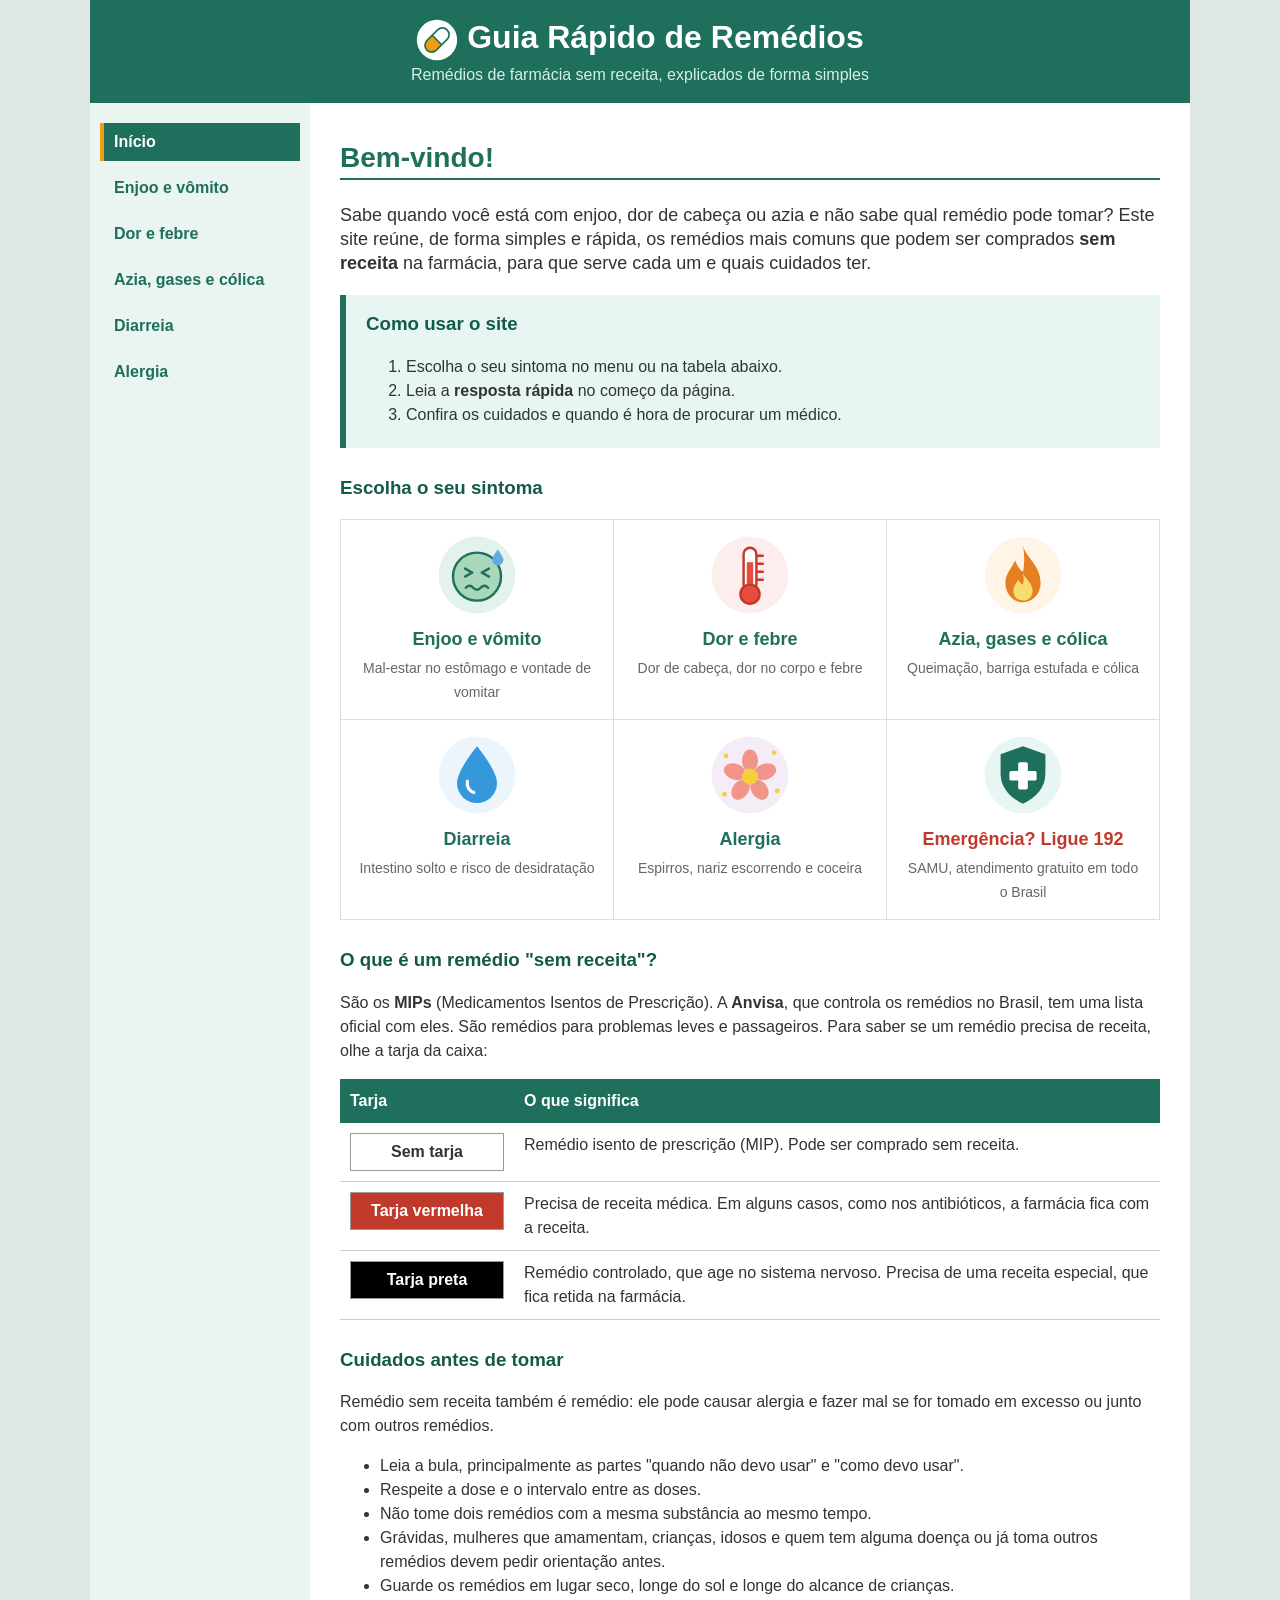
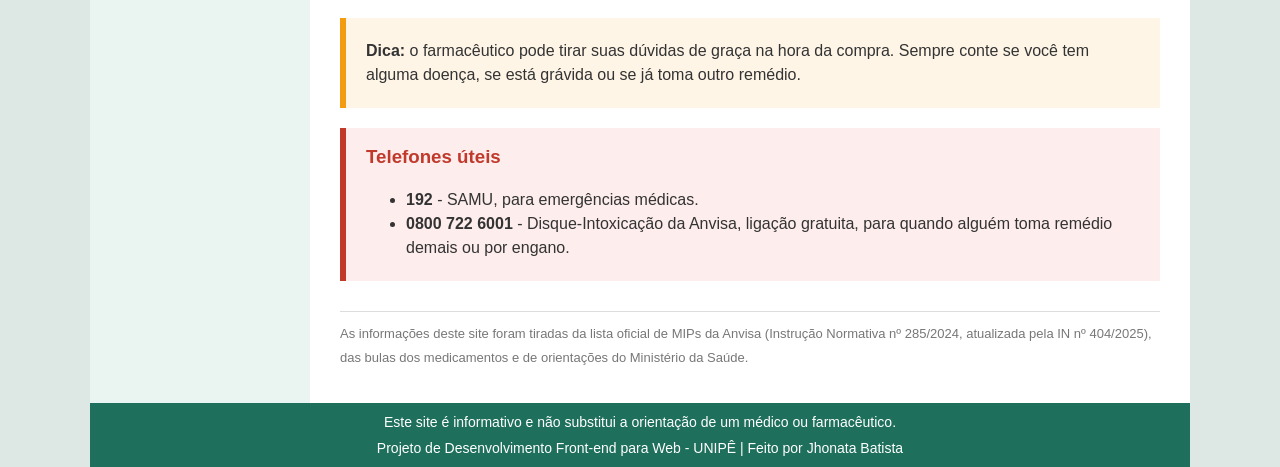
<file: html/index.html>
<!DOCTYPE html>
<html lang="pt-br">
<head>
    <meta charset="UTF-8">
    <meta name="viewport" content="width=device-width, initial-scale=1.0">
    <title>Início - Guia Rápido de Remédios</title>
    <link rel="stylesheet" href="../css/index.css">
</head>
<body>
    <div id="site">

        <div id="header">
            <h1><img src="../img/logo.svg" alt="" width="42"> Guia Rápido de Remédios</h1>
            <p>Remédios de farmácia sem receita, explicados de forma simples</p>
        </div>

        <div id="conteudo"><!-- abre a div conteudo -->

            <div id="menu">
                <ul>
                    <li><a href="index.html" class="ativo">Início</a></li>
                    <li><a href="enjoo.html">Enjoo e vômito</a></li>
                    <li><a href="dor-e-febre.html">Dor e febre</a></li>
                    <li><a href="azia-gases-colica.html">Azia, gases e cólica</a></li>
                    <li><a href="diarreia.html">Diarreia</a></li>
                    <li><a href="alergia.html">Alergia</a></li>
                </ul>
            </div>

            <div id="main">
                <h2 style="color: rgb(30, 111, 92); font-size: 28px;">Bem-vindo!</h2>

                <p style="font-size: 18px;">
                    Sabe quando você está com enjoo, dor de cabeça ou azia e não sabe qual
                    remédio pode tomar? Este site reúne, de forma simples e rápida, os remédios
                    mais comuns que podem ser comprados <strong>sem receita</strong> na farmácia,
                    para que serve cada um e quais cuidados ter.
                </p>

                <div class="rapido">
                    <h3>Como usar o site</h3>
                    <ol>
                        <li>Escolha o seu sintoma no menu ou na tabela abaixo.</li>
                        <li>Leia a <strong>resposta rápida</strong> no começo da página.</li>
                        <li>Confira os cuidados e quando é hora de procurar um médico.</li>
                    </ol>
                </div>

                <h3>Escolha o seu sintoma</h3>

                <table class="sintomas">
                    <tr>
                        <td>
                            <img src="../img/enjoo.svg" alt="Rosto enjoado" width="80">
                            <a href="enjoo.html">Enjoo e vômito</a>
                            <p>Mal-estar no estômago e vontade de vomitar</p>
                        </td>
                        <td>
                            <img src="../img/febre.svg" alt="Termômetro" width="80">
                            <a href="dor-e-febre.html">Dor e febre</a>
                            <p>Dor de cabeça, dor no corpo e febre</p>
                        </td>
                        <td>
                            <img src="../img/azia.svg" alt="Chama de fogo" width="80">
                            <a href="azia-gases-colica.html">Azia, gases e cólica</a>
                            <p>Queimação, barriga estufada e cólica</p>
                        </td>
                    </tr>
                    <tr>
                        <td>
                            <img src="../img/diarreia.svg" alt="Gota de água" width="80">
                            <a href="diarreia.html">Diarreia</a>
                            <p>Intestino solto e risco de desidratação</p>
                        </td>
                        <td>
                            <img src="../img/alergia.svg" alt="Flor com pólen" width="80">
                            <a href="alergia.html">Alergia</a>
                            <p>Espirros, nariz escorrendo e coceira</p>
                        </td>
                        <td>
                            <img src="../img/cuidados.svg" alt="Escudo com uma cruz" width="80">
                            <strong class="emergencia">Emergência? Ligue 192</strong>
                            <p>SAMU, atendimento gratuito em todo o Brasil</p>
                        </td>
                    </tr>
                </table>

                <h3>O que é um remédio "sem receita"?</h3>

                <p>
                    São os <strong>MIPs</strong> (Medicamentos Isentos de Prescrição). A
                    <strong>Anvisa</strong>, que controla os remédios no Brasil, tem uma lista
                    oficial com eles. São remédios para problemas leves e passageiros. Para saber
                    se um remédio precisa de receita, olhe a tarja da caixa:
                </p>

                <table>
                    <tr>
                        <th>Tarja</th>
                        <th>O que significa</th>
                    </tr>
                    <tr>
                        <td><span class="tarja sem-tarja">Sem tarja</span></td>
                        <td>Remédio isento de prescrição (MIP). Pode ser comprado sem receita.</td>
                    </tr>
                    <tr>
                        <td><span class="tarja tarja-vermelha">Tarja vermelha</span></td>
                        <td>
                            Precisa de receita médica. Em alguns casos, como nos antibióticos, a
                            farmácia fica com a receita.
                        </td>
                    </tr>
                    <tr>
                        <td><span class="tarja tarja-preta">Tarja preta</span></td>
                        <td>
                            Remédio controlado, que age no sistema nervoso. Precisa de uma receita
                            especial, que fica retida na farmácia.
                        </td>
                    </tr>
                </table>

                <h3>Cuidados antes de tomar</h3>

                <p>
                    Remédio sem receita também é remédio: ele pode causar alergia e fazer mal se
                    for tomado em excesso ou junto com outros remédios.
                </p>

                <ul>
                    <li>Leia a bula, principalmente as partes "quando não devo usar" e "como devo usar".</li>
                    <li>Respeite a dose e o intervalo entre as doses.</li>
                    <li>Não tome dois remédios com a mesma substância ao mesmo tempo.</li>
                    <li>
                        Grávidas, mulheres que amamentam, crianças, idosos e quem tem alguma doença
                        ou já toma outros remédios devem pedir orientação antes.
                    </li>
                    <li>Guarde os remédios em lugar seco, longe do sol e longe do alcance de crianças.</li>
                </ul>

                <div class="atencao">
                    <p>
                        <strong>Dica:</strong> o farmacêutico pode tirar suas dúvidas de graça na
                        hora da compra. Sempre conte se você tem alguma doença, se está grávida ou
                        se já toma outro remédio.
                    </p>
                </div>

                <div class="alerta">
                    <h3>Telefones úteis</h3>
                    <ul>
                        <li><strong>192</strong> - SAMU, para emergências médicas.</li>
                        <li>
                            <strong>0800 722 6001</strong> - Disque-Intoxicação da Anvisa, ligação
                            gratuita, para quando alguém toma remédio demais ou por engano.
                        </li>
                    </ul>
                </div>

                <p class="fonte">
                    As informações deste site foram tiradas da lista oficial de MIPs da Anvisa
                    (Instrução Normativa nº 285/2024, atualizada pela IN nº 404/2025), das bulas
                    dos medicamentos e de orientações do Ministério da Saúde.
                </p>
            </div>

        </div><!-- fecha a div conteudo -->

        <div id="footer">
            <p>Este site é informativo e não substitui a orientação de um médico ou farmacêutico.</p>
            <p>Projeto de Desenvolvimento Front-end para Web - UNIPÊ | Feito por Jhonata Batista</p>
        </div>

    </div>
</body>
</html>
</file>
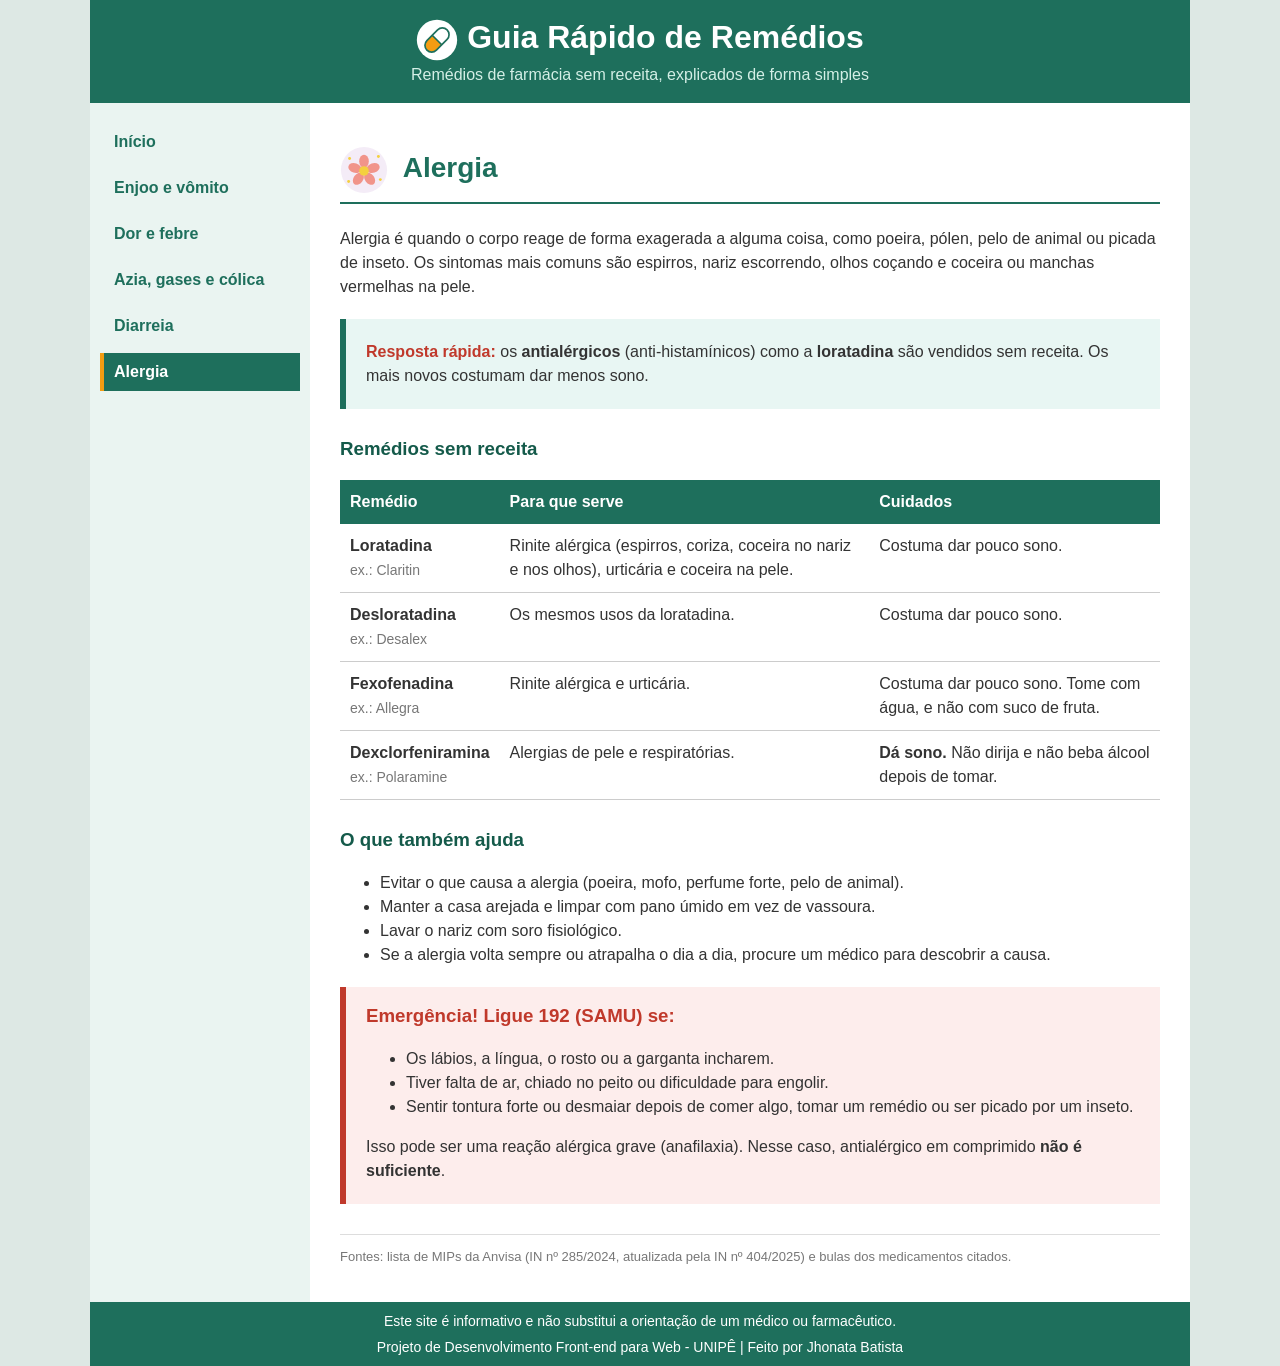
<file: html/alergia.html>
<!DOCTYPE html>
<html lang="pt-br">
<head>
    <meta charset="UTF-8">
    <meta name="viewport" content="width=device-width, initial-scale=1.0">
    <title>Alergia - Guia Rápido de Remédios</title>
    <link rel="stylesheet" href="../css/alergia.css">
</head>
<body>
    <div id="site">

        <div id="header">
            <h1><img src="../img/logo.svg" alt="" width="42"> Guia Rápido de Remédios</h1>
            <p>Remédios de farmácia sem receita, explicados de forma simples</p>
        </div>

        <div id="conteudo"><!-- abre a div conteudo -->

            <div id="menu">
                <ul>
                    <li><a href="index.html">Início</a></li>
                    <li><a href="enjoo.html">Enjoo e vômito</a></li>
                    <li><a href="dor-e-febre.html">Dor e febre</a></li>
                    <li><a href="azia-gases-colica.html">Azia, gases e cólica</a></li>
                    <li><a href="diarreia.html">Diarreia</a></li>
                    <li><a href="alergia.html" class="ativo">Alergia</a></li>
                </ul>
            </div>

            <div id="main">
                <h2 style="color: rgb(30, 111, 92); font-size: 28px;"><img src="../img/alergia.svg" alt="" width="48"> Alergia</h2>

                <p>
                    Alergia é quando o corpo reage de forma exagerada a alguma coisa, como poeira,
                    pólen, pelo de animal ou picada de inseto. Os sintomas mais comuns são espirros,
                    nariz escorrendo, olhos coçando e coceira ou manchas vermelhas na pele.
                </p>

                <div class="rapido">
                    <p>
                        <strong style="color: #C0392B;">Resposta rápida:</strong> os <strong>antialérgicos</strong>
                        (anti-histamínicos) como a <strong>loratadina</strong> são vendidos sem
                        receita. Os mais novos costumam dar menos sono.
                    </p>
                </div>

                <h3>Remédios sem receita</h3>

                <table>
                    <tr>
                        <th>Remédio</th>
                        <th>Para que serve</th>
                        <th>Cuidados</th>
                    </tr>
                    <tr>
                        <td>
                            <strong>Loratadina</strong>
                            <span class="exemplo">ex.: Claritin</span>
                        </td>
                        <td>Rinite alérgica (espirros, coriza, coceira no nariz e nos olhos), urticária e coceira na pele.</td>
                        <td>Costuma dar pouco sono.</td>
                    </tr>
                    <tr>
                        <td>
                            <strong>Desloratadina</strong>
                            <span class="exemplo">ex.: Desalex</span>
                        </td>
                        <td>Os mesmos usos da loratadina.</td>
                        <td>Costuma dar pouco sono.</td>
                    </tr>
                    <tr>
                        <td>
                            <strong>Fexofenadina</strong>
                            <span class="exemplo">ex.: Allegra</span>
                        </td>
                        <td>Rinite alérgica e urticária.</td>
                        <td>Costuma dar pouco sono. Tome com água, e não com suco de fruta.</td>
                    </tr>
                    <tr>
                        <td>
                            <strong>Dexclorfeniramina</strong>
                            <span class="exemplo">ex.: Polaramine</span>
                        </td>
                        <td>Alergias de pele e respiratórias.</td>
                        <td>
                            <strong>Dá sono.</strong> Não dirija e não beba álcool depois de
                            tomar.
                        </td>
                    </tr>
                </table>

                <h3>O que também ajuda</h3>

                <ul>
                    <li>Evitar o que causa a alergia (poeira, mofo, perfume forte, pelo de animal).</li>
                    <li>Manter a casa arejada e limpar com pano úmido em vez de vassoura.</li>
                    <li>Lavar o nariz com soro fisiológico.</li>
                    <li>Se a alergia volta sempre ou atrapalha o dia a dia, procure um médico para descobrir a causa.</li>
                </ul>

                <div class="alerta">
                    <h3>Emergência! Ligue 192 (SAMU) se:</h3>
                    <ul>
                        <li>Os lábios, a língua, o rosto ou a garganta incharem.</li>
                        <li>Tiver falta de ar, chiado no peito ou dificuldade para engolir.</li>
                        <li>Sentir tontura forte ou desmaiar depois de comer algo, tomar um remédio ou ser picado por um inseto.</li>
                    </ul>
                    <p>
                        Isso pode ser uma reação alérgica grave (anafilaxia). Nesse caso,
                        antialérgico em comprimido <strong>não é suficiente</strong>.
                    </p>
                </div>

                <p class="fonte">
                    Fontes: lista de MIPs da Anvisa (IN nº 285/2024, atualizada pela IN nº 404/2025)
                    e bulas dos medicamentos citados.
                </p>
            </div>

        </div><!-- fecha a div conteudo -->

        <div id="footer">
            <p>Este site é informativo e não substitui a orientação de um médico ou farmacêutico.</p>
            <p>Projeto de Desenvolvimento Front-end para Web - UNIPÊ | Feito por Jhonata Batista</p>
        </div>

    </div>
</body>
</html>
</file>
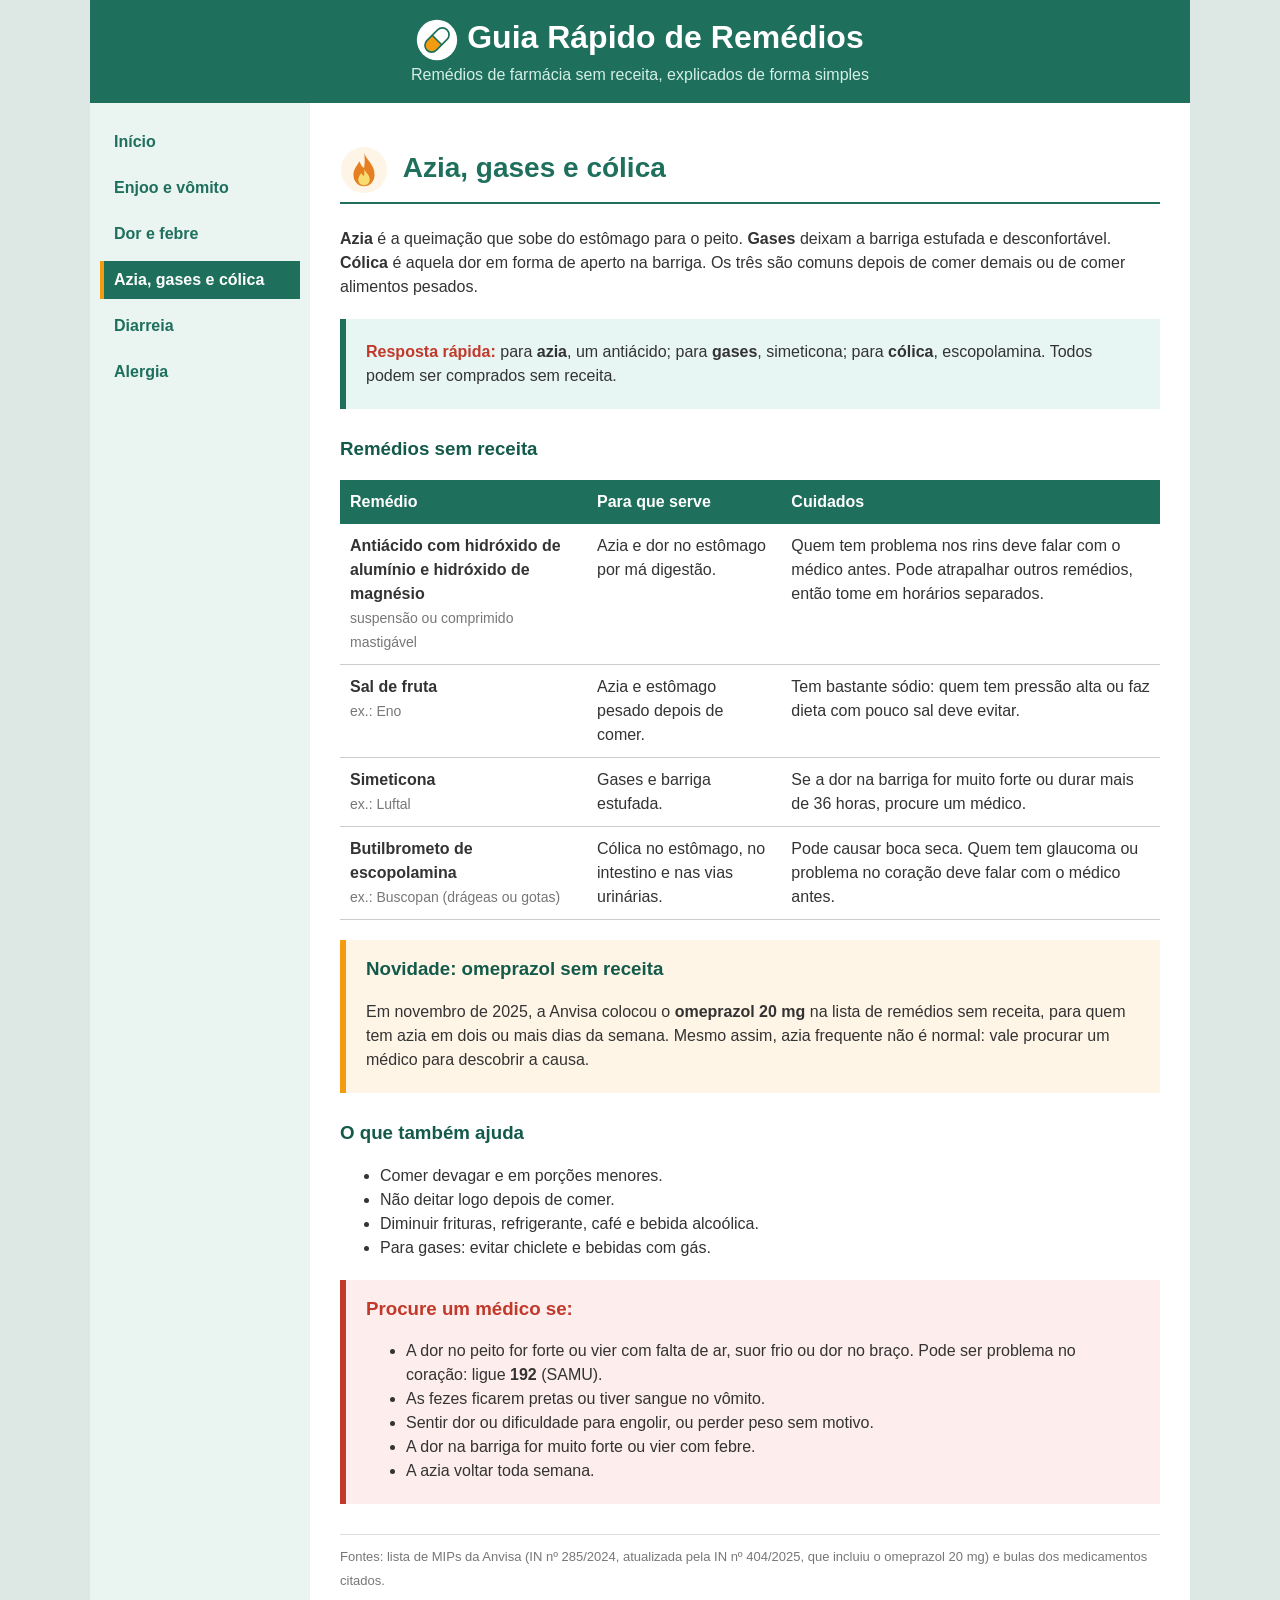
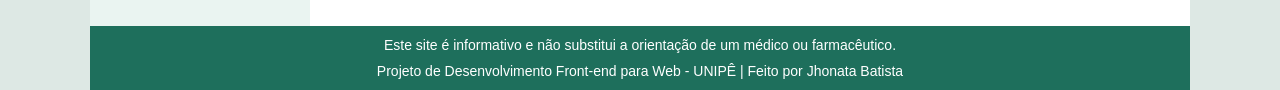
<file: html/azia-gases-colica.html>
<!DOCTYPE html>
<html lang="pt-br">
<head>
    <meta charset="UTF-8">
    <meta name="viewport" content="width=device-width, initial-scale=1.0">
    <title>Azia, gases e cólica - Guia Rápido de Remédios</title>
    <link rel="stylesheet" href="../css/azia-gases-colica.css">
</head>
<body>
    <div id="site">

        <div id="header">
            <h1><img src="../img/logo.svg" alt="" width="42"> Guia Rápido de Remédios</h1>
            <p>Remédios de farmácia sem receita, explicados de forma simples</p>
        </div>

        <div id="conteudo"><!-- abre a div conteudo -->

            <div id="menu">
                <ul>
                    <li><a href="index.html">Início</a></li>
                    <li><a href="enjoo.html">Enjoo e vômito</a></li>
                    <li><a href="dor-e-febre.html">Dor e febre</a></li>
                    <li><a href="azia-gases-colica.html" class="ativo">Azia, gases e cólica</a></li>
                    <li><a href="diarreia.html">Diarreia</a></li>
                    <li><a href="alergia.html">Alergia</a></li>
                </ul>
            </div>

            <div id="main">
                <h2 style="color: rgb(30, 111, 92); font-size: 28px;"><img src="../img/azia.svg" alt="" width="48"> Azia, gases e cólica</h2>

                <p>
                    <strong>Azia</strong> é a queimação que sobe do estômago para o peito.
                    <strong>Gases</strong> deixam a barriga estufada e desconfortável.
                    <strong>Cólica</strong> é aquela dor em forma de aperto na barriga. Os três são
                    comuns depois de comer demais ou de comer alimentos pesados.
                </p>

                <div class="rapido">
                    <p>
                        <strong style="color: #C0392B;">Resposta rápida:</strong> para <strong>azia</strong>, um antiácido;
                        para <strong>gases</strong>, simeticona; para <strong>cólica</strong>,
                        escopolamina. Todos podem ser comprados sem receita.
                    </p>
                </div>

                <h3>Remédios sem receita</h3>

                <table>
                    <tr>
                        <th>Remédio</th>
                        <th>Para que serve</th>
                        <th>Cuidados</th>
                    </tr>
                    <tr>
                        <td>
                            <strong>Antiácido com hidróxido de alumínio e hidróxido de magnésio</strong>
                            <span class="exemplo">suspensão ou comprimido mastigável</span>
                        </td>
                        <td>Azia e dor no estômago por má digestão.</td>
                        <td>
                            Quem tem problema nos rins deve falar com o médico antes. Pode
                            atrapalhar outros remédios, então tome em horários separados.
                        </td>
                    </tr>
                    <tr>
                        <td>
                            <strong>Sal de fruta</strong>
                            <span class="exemplo">ex.: Eno</span>
                        </td>
                        <td>Azia e estômago pesado depois de comer.</td>
                        <td>
                            Tem bastante sódio: quem tem pressão alta ou faz dieta com pouco sal
                            deve evitar.
                        </td>
                    </tr>
                    <tr>
                        <td>
                            <strong>Simeticona</strong>
                            <span class="exemplo">ex.: Luftal</span>
                        </td>
                        <td>Gases e barriga estufada.</td>
                        <td>
                            Se a dor na barriga for muito forte ou durar mais de 36 horas, procure
                            um médico.
                        </td>
                    </tr>
                    <tr>
                        <td>
                            <strong>Butilbrometo de escopolamina</strong>
                            <span class="exemplo">ex.: Buscopan (drágeas ou gotas)</span>
                        </td>
                        <td>Cólica no estômago, no intestino e nas vias urinárias.</td>
                        <td>
                            Pode causar boca seca. Quem tem glaucoma ou problema no coração deve
                            falar com o médico antes.
                        </td>
                    </tr>
                </table>

                <div class="atencao">
                    <h3>Novidade: omeprazol sem receita</h3>
                    <p>
                        Em novembro de 2025, a Anvisa colocou o <strong>omeprazol 20 mg</strong> na
                        lista de remédios sem receita, para quem tem azia em dois ou mais dias da
                        semana. Mesmo assim, azia frequente não é normal: vale procurar um médico
                        para descobrir a causa.
                    </p>
                </div>

                <h3>O que também ajuda</h3>

                <ul>
                    <li>Comer devagar e em porções menores.</li>
                    <li>Não deitar logo depois de comer.</li>
                    <li>Diminuir frituras, refrigerante, café e bebida alcoólica.</li>
                    <li>Para gases: evitar chiclete e bebidas com gás.</li>
                </ul>

                <div class="alerta">
                    <h3>Procure um médico se:</h3>
                    <ul>
                        <li>
                            A dor no peito for forte ou vier com falta de ar, suor frio ou dor no
                            braço. Pode ser problema no coração: ligue <strong>192</strong> (SAMU).
                        </li>
                        <li>As fezes ficarem pretas ou tiver sangue no vômito.</li>
                        <li>Sentir dor ou dificuldade para engolir, ou perder peso sem motivo.</li>
                        <li>A dor na barriga for muito forte ou vier com febre.</li>
                        <li>A azia voltar toda semana.</li>
                    </ul>
                </div>

                <p class="fonte">
                    Fontes: lista de MIPs da Anvisa (IN nº 285/2024, atualizada pela IN nº 404/2025,
                    que incluiu o omeprazol 20 mg) e bulas dos medicamentos citados.
                </p>
            </div>

        </div><!-- fecha a div conteudo -->

        <div id="footer">
            <p>Este site é informativo e não substitui a orientação de um médico ou farmacêutico.</p>
            <p>Projeto de Desenvolvimento Front-end para Web - UNIPÊ | Feito por Jhonata Batista</p>
        </div>

    </div>
</body>
</html>
</file>
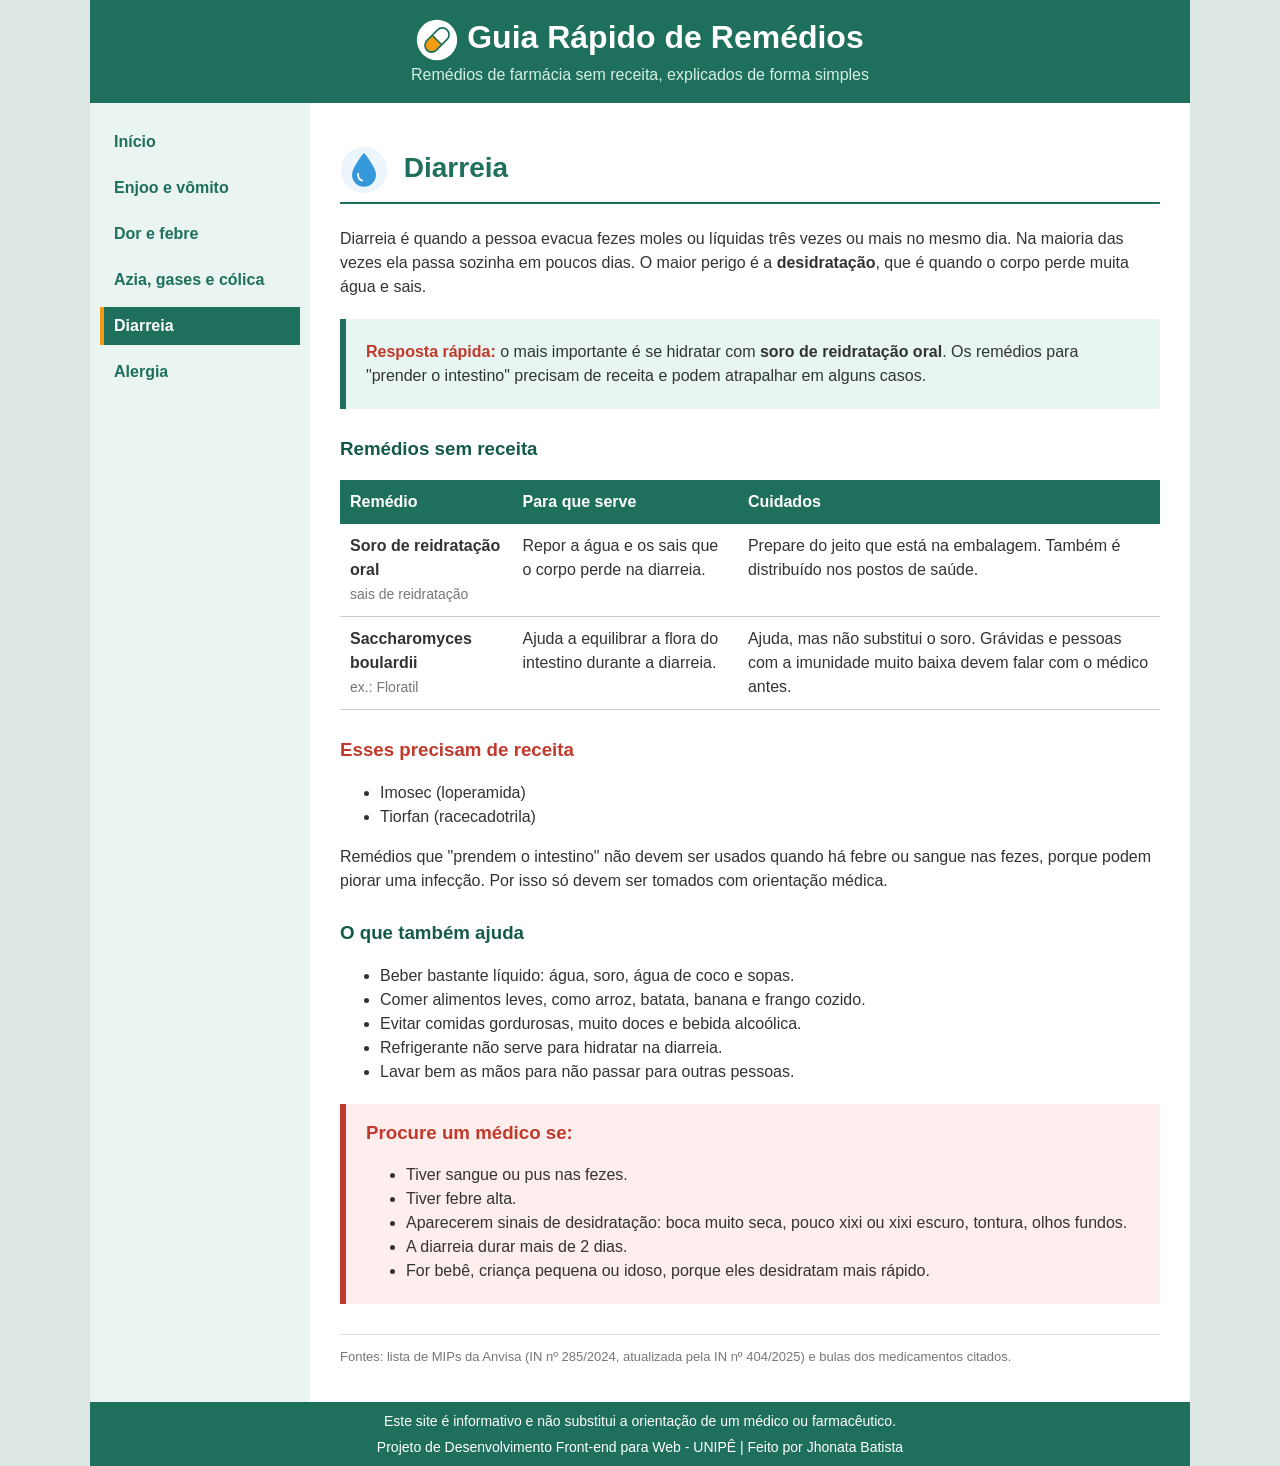
<file: html/diarreia.html>
<!DOCTYPE html>
<html lang="pt-br">
<head>
    <meta charset="UTF-8">
    <meta name="viewport" content="width=device-width, initial-scale=1.0">
    <title>Diarreia - Guia Rápido de Remédios</title>
    <link rel="stylesheet" href="../css/diarreia.css">
</head>
<body>
    <div id="site">

        <div id="header">
            <h1><img src="../img/logo.svg" alt="" width="42"> Guia Rápido de Remédios</h1>
            <p>Remédios de farmácia sem receita, explicados de forma simples</p>
        </div>

        <div id="conteudo"><!-- abre a div conteudo -->

            <div id="menu">
                <ul>
                    <li><a href="index.html">Início</a></li>
                    <li><a href="enjoo.html">Enjoo e vômito</a></li>
                    <li><a href="dor-e-febre.html">Dor e febre</a></li>
                    <li><a href="azia-gases-colica.html">Azia, gases e cólica</a></li>
                    <li><a href="diarreia.html" class="ativo">Diarreia</a></li>
                    <li><a href="alergia.html">Alergia</a></li>
                </ul>
            </div>

            <div id="main">
                <h2 style="color: rgb(30, 111, 92); font-size: 28px;"><img src="../img/diarreia.svg" alt="" width="48"> Diarreia</h2>

                <p>
                    Diarreia é quando a pessoa evacua fezes moles ou líquidas três vezes ou mais
                    no mesmo dia. Na maioria das vezes ela passa sozinha em poucos dias. O maior
                    perigo é a <strong>desidratação</strong>, que é quando o corpo perde muita água
                    e sais.
                </p>

                <div class="rapido">
                    <p>
                        <strong style="color: #C0392B;">Resposta rápida:</strong> o mais importante é se hidratar com
                        <strong>soro de reidratação oral</strong>. Os remédios para "prender o
                        intestino" precisam de receita e podem atrapalhar em alguns casos.
                    </p>
                </div>

                <h3>Remédios sem receita</h3>

                <table>
                    <tr>
                        <th>Remédio</th>
                        <th>Para que serve</th>
                        <th>Cuidados</th>
                    </tr>
                    <tr>
                        <td>
                            <strong>Soro de reidratação oral</strong>
                            <span class="exemplo">sais de reidratação</span>
                        </td>
                        <td>Repor a água e os sais que o corpo perde na diarreia.</td>
                        <td>
                            Prepare do jeito que está na embalagem. Também é distribuído nos
                            postos de saúde.
                        </td>
                    </tr>
                    <tr>
                        <td>
                            <strong>Saccharomyces boulardii</strong>
                            <span class="exemplo">ex.: Floratil</span>
                        </td>
                        <td>Ajuda a equilibrar a flora do intestino durante a diarreia.</td>
                        <td>
                            Ajuda, mas não substitui o soro. Grávidas e pessoas com a imunidade
                            muito baixa devem falar com o médico antes.
                        </td>
                    </tr>
                </table>

                <h3 style="color: #C0392B;">Esses precisam de receita</h3>

                <ul>
                    <li>Imosec (loperamida)</li>
                    <li>Tiorfan (racecadotrila)</li>
                </ul>

                <p>
                    Remédios que "prendem o intestino" não devem ser usados quando há febre ou
                    sangue nas fezes, porque podem piorar uma infecção. Por isso só devem ser
                    tomados com orientação médica.
                </p>

                <h3>O que também ajuda</h3>

                <ul>
                    <li>Beber bastante líquido: água, soro, água de coco e sopas.</li>
                    <li>Comer alimentos leves, como arroz, batata, banana e frango cozido.</li>
                    <li>Evitar comidas gordurosas, muito doces e bebida alcoólica.</li>
                    <li>Refrigerante não serve para hidratar na diarreia.</li>
                    <li>Lavar bem as mãos para não passar para outras pessoas.</li>
                </ul>

                <div class="alerta">
                    <h3>Procure um médico se:</h3>
                    <ul>
                        <li>Tiver sangue ou pus nas fezes.</li>
                        <li>Tiver febre alta.</li>
                        <li>Aparecerem sinais de desidratação: boca muito seca, pouco xixi ou xixi escuro, tontura, olhos fundos.</li>
                        <li>A diarreia durar mais de 2 dias.</li>
                        <li>For bebê, criança pequena ou idoso, porque eles desidratam mais rápido.</li>
                    </ul>
                </div>

                <p class="fonte">
                    Fontes: lista de MIPs da Anvisa (IN nº 285/2024, atualizada pela IN nº 404/2025)
                    e bulas dos medicamentos citados.
                </p>
            </div>

        </div><!-- fecha a div conteudo -->

        <div id="footer">
            <p>Este site é informativo e não substitui a orientação de um médico ou farmacêutico.</p>
            <p>Projeto de Desenvolvimento Front-end para Web - UNIPÊ | Feito por Jhonata Batista</p>
        </div>

    </div>
</body>
</html>
</file>
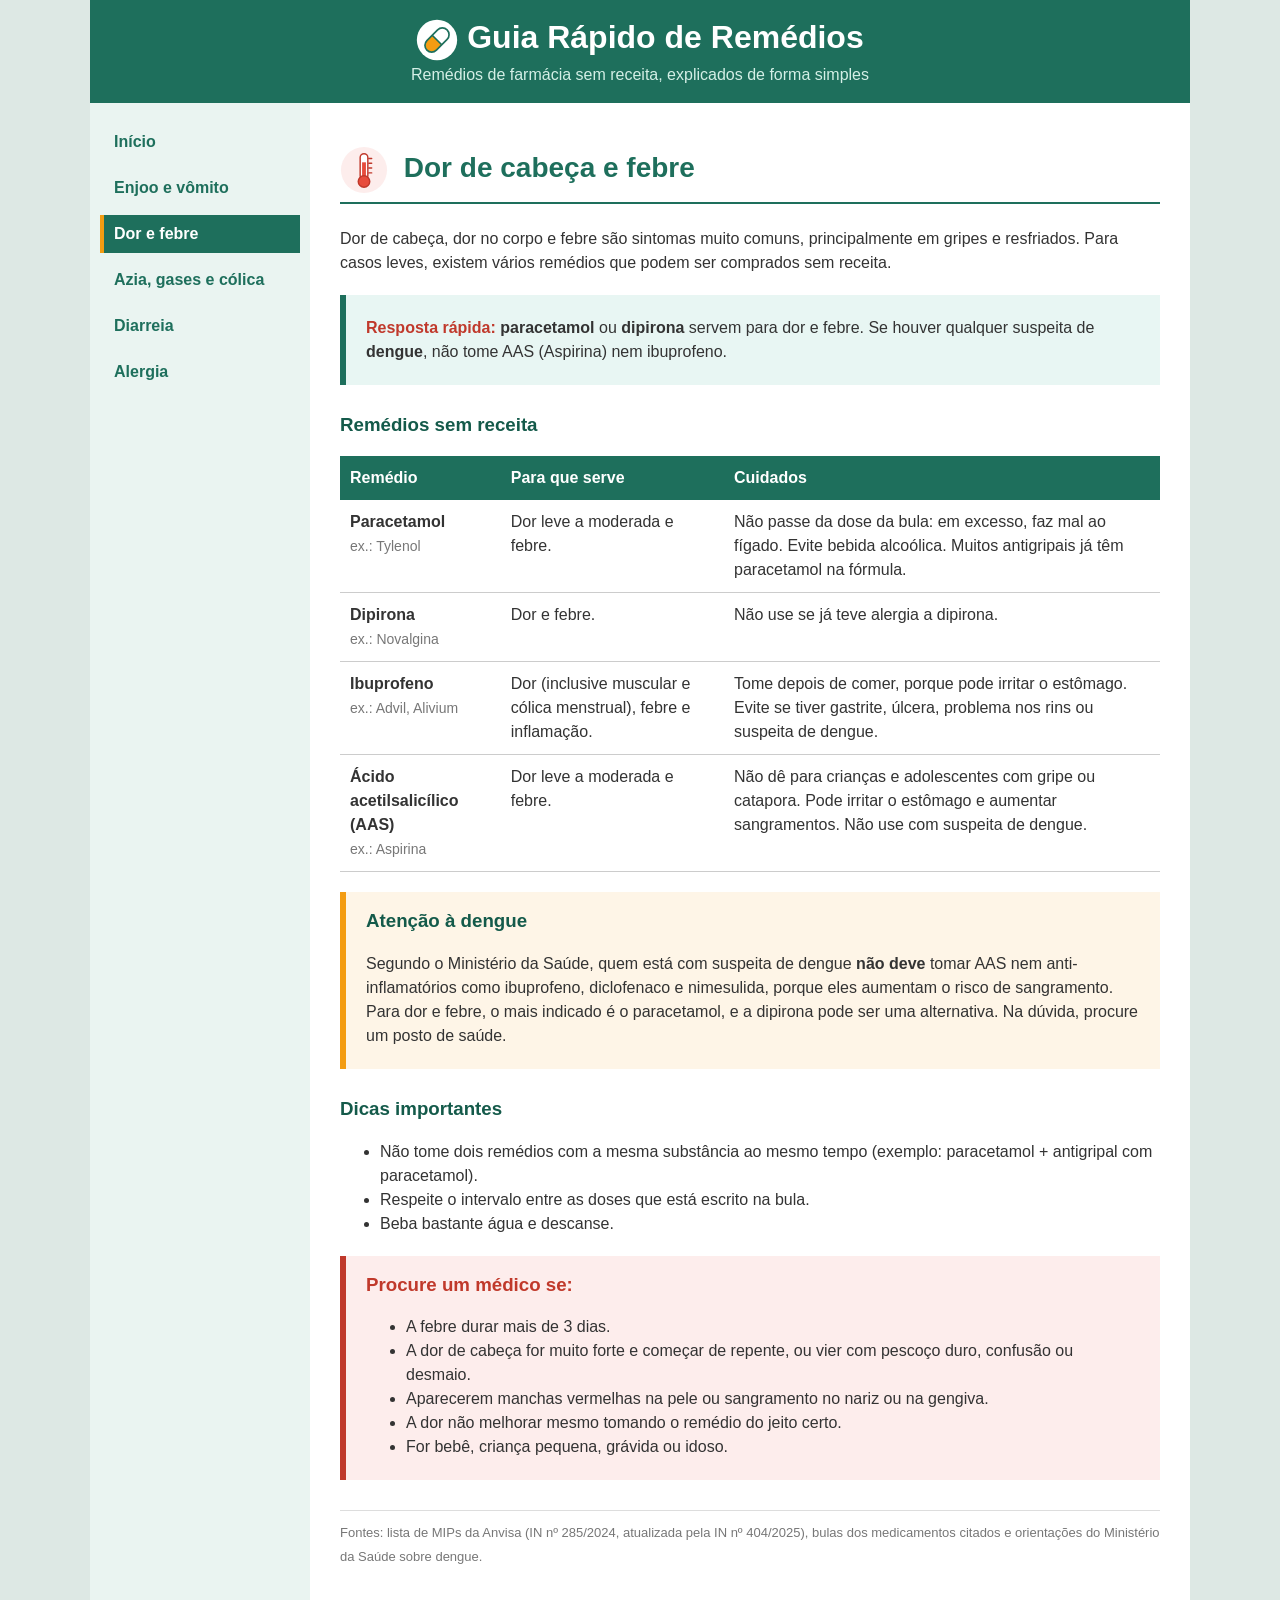
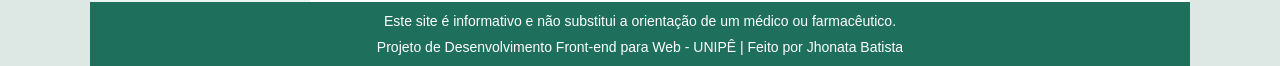
<file: html/dor-e-febre.html>
<!DOCTYPE html>
<html lang="pt-br">
<head>
    <meta charset="UTF-8">
    <meta name="viewport" content="width=device-width, initial-scale=1.0">
    <title>Dor e febre - Guia Rápido de Remédios</title>
    <link rel="stylesheet" href="../css/dor-e-febre.css">
</head>
<body>
    <div id="site">

        <div id="header">
            <h1><img src="../img/logo.svg" alt="" width="42"> Guia Rápido de Remédios</h1>
            <p>Remédios de farmácia sem receita, explicados de forma simples</p>
        </div>

        <div id="conteudo"><!-- abre a div conteudo -->

            <div id="menu">
                <ul>
                    <li><a href="index.html">Início</a></li>
                    <li><a href="enjoo.html">Enjoo e vômito</a></li>
                    <li><a href="dor-e-febre.html" class="ativo">Dor e febre</a></li>
                    <li><a href="azia-gases-colica.html">Azia, gases e cólica</a></li>
                    <li><a href="diarreia.html">Diarreia</a></li>
                    <li><a href="alergia.html">Alergia</a></li>
                </ul>
            </div>

            <div id="main">
                <h2 style="color: rgb(30, 111, 92); font-size: 28px;"><img src="../img/febre.svg" alt="" width="48"> Dor de cabeça e febre</h2>

                <p>
                    Dor de cabeça, dor no corpo e febre são sintomas muito comuns, principalmente
                    em gripes e resfriados. Para casos leves, existem vários remédios que podem ser
                    comprados sem receita.
                </p>

                <div class="rapido">
                    <p>
                        <strong style="color: #C0392B;">Resposta rápida:</strong> <strong>paracetamol</strong> ou
                        <strong>dipirona</strong> servem para dor e febre. Se houver qualquer
                        suspeita de <strong>dengue</strong>, não tome AAS (Aspirina) nem ibuprofeno.
                    </p>
                </div>

                <h3>Remédios sem receita</h3>

                <table>
                    <tr>
                        <th>Remédio</th>
                        <th>Para que serve</th>
                        <th>Cuidados</th>
                    </tr>
                    <tr>
                        <td>
                            <strong>Paracetamol</strong>
                            <span class="exemplo">ex.: Tylenol</span>
                        </td>
                        <td>Dor leve a moderada e febre.</td>
                        <td>
                            Não passe da dose da bula: em excesso, faz mal ao fígado. Evite
                            bebida alcoólica. Muitos antigripais já têm paracetamol na fórmula.
                        </td>
                    </tr>
                    <tr>
                        <td>
                            <strong>Dipirona</strong>
                            <span class="exemplo">ex.: Novalgina</span>
                        </td>
                        <td>Dor e febre.</td>
                        <td>Não use se já teve alergia a dipirona.</td>
                    </tr>
                    <tr>
                        <td>
                            <strong>Ibuprofeno</strong>
                            <span class="exemplo">ex.: Advil, Alivium</span>
                        </td>
                        <td>Dor (inclusive muscular e cólica menstrual), febre e inflamação.</td>
                        <td>
                            Tome depois de comer, porque pode irritar o estômago. Evite se tiver
                            gastrite, úlcera, problema nos rins ou suspeita de dengue.
                        </td>
                    </tr>
                    <tr>
                        <td>
                            <strong>Ácido acetilsalicílico (AAS)</strong>
                            <span class="exemplo">ex.: Aspirina</span>
                        </td>
                        <td>Dor leve a moderada e febre.</td>
                        <td>
                            Não dê para crianças e adolescentes com gripe ou catapora. Pode
                            irritar o estômago e aumentar sangramentos. Não use com suspeita de dengue.
                        </td>
                    </tr>
                </table>

                <div class="atencao">
                    <h3>Atenção à dengue</h3>
                    <p>
                        Segundo o Ministério da Saúde, quem está com suspeita de dengue
                        <strong>não deve</strong> tomar AAS nem anti-inflamatórios como ibuprofeno,
                        diclofenaco e nimesulida, porque eles aumentam o risco de sangramento. Para
                        dor e febre, o mais indicado é o paracetamol, e a dipirona pode ser uma
                        alternativa. Na dúvida, procure um posto de saúde.
                    </p>
                </div>

                <h3>Dicas importantes</h3>

                <ul>
                    <li>Não tome dois remédios com a mesma substância ao mesmo tempo (exemplo: paracetamol + antigripal com paracetamol).</li>
                    <li>Respeite o intervalo entre as doses que está escrito na bula.</li>
                    <li>Beba bastante água e descanse.</li>
                </ul>

                <div class="alerta">
                    <h3>Procure um médico se:</h3>
                    <ul>
                        <li>A febre durar mais de 3 dias.</li>
                        <li>A dor de cabeça for muito forte e começar de repente, ou vier com pescoço duro, confusão ou desmaio.</li>
                        <li>Aparecerem manchas vermelhas na pele ou sangramento no nariz ou na gengiva.</li>
                        <li>A dor não melhorar mesmo tomando o remédio do jeito certo.</li>
                        <li>For bebê, criança pequena, grávida ou idoso.</li>
                    </ul>
                </div>

                <p class="fonte">
                    Fontes: lista de MIPs da Anvisa (IN nº 285/2024, atualizada pela IN nº 404/2025),
                    bulas dos medicamentos citados e orientações do Ministério da Saúde sobre dengue.
                </p>
            </div>

        </div><!-- fecha a div conteudo -->

        <div id="footer">
            <p>Este site é informativo e não substitui a orientação de um médico ou farmacêutico.</p>
            <p>Projeto de Desenvolvimento Front-end para Web - UNIPÊ | Feito por Jhonata Batista</p>
        </div>

    </div>
</body>
</html>
</file>
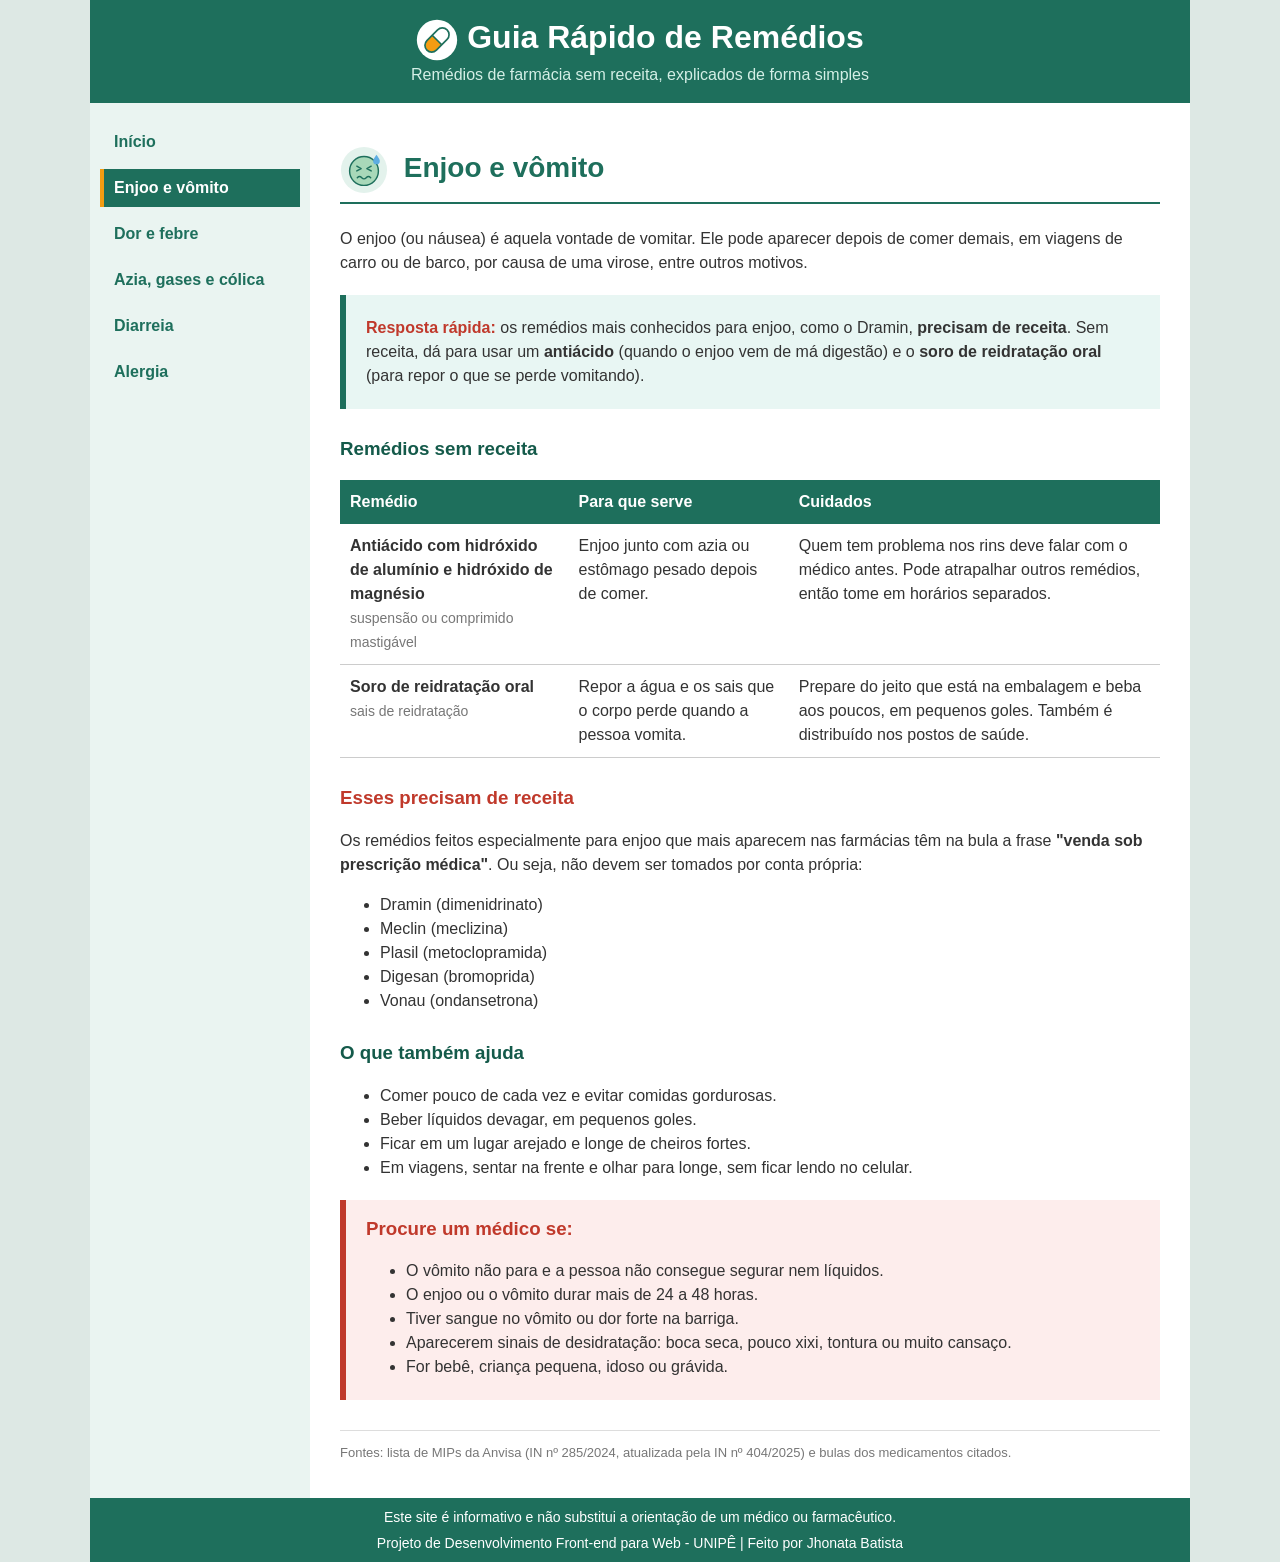
<file: html/enjoo.html>
<!DOCTYPE html>
<html lang="pt-br">
<head>
    <meta charset="UTF-8">
    <meta name="viewport" content="width=device-width, initial-scale=1.0">
    <title>Enjoo e vômito - Guia Rápido de Remédios</title>
    <link rel="stylesheet" href="../css/enjoo.css">
</head>
<body>
    <div id="site">

        <div id="header">
            <h1><img src="../img/logo.svg" alt="" width="42"> Guia Rápido de Remédios</h1>
            <p>Remédios de farmácia sem receita, explicados de forma simples</p>
        </div>

        <div id="conteudo"><!-- abre a div conteudo -->

            <div id="menu">
                <ul>
                    <li><a href="index.html">Início</a></li>
                    <li><a href="enjoo.html" class="ativo">Enjoo e vômito</a></li>
                    <li><a href="dor-e-febre.html">Dor e febre</a></li>
                    <li><a href="azia-gases-colica.html">Azia, gases e cólica</a></li>
                    <li><a href="diarreia.html">Diarreia</a></li>
                    <li><a href="alergia.html">Alergia</a></li>
                </ul>
            </div>

            <div id="main">
                <h2 style="color: rgb(30, 111, 92); font-size: 28px;"><img src="../img/enjoo.svg" alt="" width="48"> Enjoo e vômito</h2>

                <p>
                    O enjoo (ou náusea) é aquela vontade de vomitar. Ele pode aparecer depois de
                    comer demais, em viagens de carro ou de barco, por causa de uma virose, entre
                    outros motivos.
                </p>

                <div class="rapido">
                    <p>
                        <strong style="color: #C0392B;">Resposta rápida:</strong> os remédios mais conhecidos para enjoo,
                        como o Dramin, <strong>precisam de receita</strong>. Sem receita, dá para
                        usar um <strong>antiácido</strong> (quando o enjoo vem de má digestão) e o
                        <strong>soro de reidratação oral</strong> (para repor o que se perde
                        vomitando).
                    </p>
                </div>

                <h3>Remédios sem receita</h3>

                <table>
                    <tr>
                        <th>Remédio</th>
                        <th>Para que serve</th>
                        <th>Cuidados</th>
                    </tr>
                    <tr>
                        <td>
                            <strong>Antiácido com hidróxido de alumínio e hidróxido de magnésio</strong>
                            <span class="exemplo">suspensão ou comprimido mastigável</span>
                        </td>
                        <td>Enjoo junto com azia ou estômago pesado depois de comer.</td>
                        <td>
                            Quem tem problema nos rins deve falar com o médico antes. Pode
                            atrapalhar outros remédios, então tome em horários separados.
                        </td>
                    </tr>
                    <tr>
                        <td>
                            <strong>Soro de reidratação oral</strong>
                            <span class="exemplo">sais de reidratação</span>
                        </td>
                        <td>Repor a água e os sais que o corpo perde quando a pessoa vomita.</td>
                        <td>
                            Prepare do jeito que está na embalagem e beba aos poucos, em pequenos
                            goles. Também é distribuído nos postos de saúde.
                        </td>
                    </tr>
                </table>

                <h3 style="color: #C0392B;">Esses precisam de receita</h3>

                <p>
                    Os remédios feitos especialmente para enjoo que mais aparecem nas farmácias
                    têm na bula a frase <strong>"venda sob prescrição médica"</strong>. Ou seja,
                    não devem ser tomados por conta própria:
                </p>

                <ul>
                    <li>Dramin (dimenidrinato)</li>
                    <li>Meclin (meclizina)</li>
                    <li>Plasil (metoclopramida)</li>
                    <li>Digesan (bromoprida)</li>
                    <li>Vonau (ondansetrona)</li>
                </ul>

                <h3>O que também ajuda</h3>

                <ul>
                    <li>Comer pouco de cada vez e evitar comidas gordurosas.</li>
                    <li>Beber líquidos devagar, em pequenos goles.</li>
                    <li>Ficar em um lugar arejado e longe de cheiros fortes.</li>
                    <li>Em viagens, sentar na frente e olhar para longe, sem ficar lendo no celular.</li>
                </ul>

                <div class="alerta">
                    <h3>Procure um médico se:</h3>
                    <ul>
                        <li>O vômito não para e a pessoa não consegue segurar nem líquidos.</li>
                        <li>O enjoo ou o vômito durar mais de 24 a 48 horas.</li>
                        <li>Tiver sangue no vômito ou dor forte na barriga.</li>
                        <li>Aparecerem sinais de desidratação: boca seca, pouco xixi, tontura ou muito cansaço.</li>
                        <li>For bebê, criança pequena, idoso ou grávida.</li>
                    </ul>
                </div>

                <p class="fonte">
                    Fontes: lista de MIPs da Anvisa (IN nº 285/2024, atualizada pela IN nº 404/2025)
                    e bulas dos medicamentos citados.
                </p>
            </div>

        </div><!-- fecha a div conteudo -->

        <div id="footer">
            <p>Este site é informativo e não substitui a orientação de um médico ou farmacêutico.</p>
            <p>Projeto de Desenvolvimento Front-end para Web - UNIPÊ | Feito por Jhonata Batista</p>
        </div>

    </div>
</body>
</html>
</file>
<file: css/index.css>
/* Estilo geral da página */
        body {
            margin: 0;
            padding: 0;
            background-color: #DDE8E4;
            font-family: Arial, Helvetica, sans-serif;
            color: #333333;
        }

        /* Caixa que envolve o site inteiro */
        #site {
            max-width: 1100px;
            margin: 0 auto;
            background-color: #FFFFFF;
        }

        /* ===== Cabeçalho ===== */
        #header {
            background-color: #1E6F5C;
            color: white;
            padding: 9px;
            text-align: center;
        }

        #header h1 {
            font-size: 32px;
            margin: 10px 0 5px 0;
        }

        #header img {
            vertical-align: middle;
        }

        #header p {
            font-size: 16px;
            color: #D4EFE6;
            margin: 0 0 10px 0;
        }

        /* ===== Conteúdo (junta o menu e o main) ===== */
        #conteudo {
            background-color: #EAF4F1;
        }

        /* ===== Menu lateral ===== */
        #menu {
            float: left;
            width: 20%;
        }

        #menu ul {
            list-style: none;
            margin: 0;
            padding: 20px 10px;
        }

        #menu li {
            margin-bottom: 8px;
        }

        #menu a {
            display: block;
            padding: 10px;
            color: #1E6F5C;
            font-weight: bold;
            text-decoration: none;
            border-left: 4px solid #EAF4F1;
        }

        #menu a:hover {
            background-color: #CDE8DF;
            border-left: 4px solid #1E6F5C;
        }

        /* Link da página que está aberta */
        #menu a.ativo {
            background-color: #1E6F5C;
            color: white;
            border-left: 4px solid #F39C12;
        }

        /* ===== Conteúdo principal ===== */
        #main {
            margin-left: 20%;
            min-height: 450px;
            padding: 20px 30px;
            background-color: #FFFFFF;
            line-height: 24px;
        }

        /* A cor e o tamanho do h2 estão no atributo style de cada página */
        #main h2 {
            border-bottom: 2px solid #1E6F5C;
            padding-bottom: 8px;
        }

        #main h3 {
            color: #145A4A;
            margin-top: 28px;
        }

        #main a {
            color: #1E6F5C;
        }

        /* Ícone ao lado do título da página */
        #main h2 img {
            vertical-align: middle;
            margin-right: 8px;
        }

        /* ===== Caixas de destaque ===== */

        /* Resposta rápida (verde) */
        .rapido {
            background-color: #E8F6F3;
            border-left: 6px solid #1E6F5C;
            padding: 5px 20px;
            margin: 20px 0;
        }

        /* Atenção (amarela) */
        .atencao {
            background-color: #FEF5E7;
            border-left: 6px solid #F39C12;
            padding: 5px 20px;
            margin: 20px 0;
        }

        /* Alerta (vermelha) */
        .alerta {
            background-color: #FDEDEC;
            border-left: 6px solid #C0392B;
            padding: 5px 20px;
            margin: 20px 0;
        }

        /* Título dentro das caixas fica mais perto do topo */
        #main .rapido h3,
        #main .atencao h3,
        #main .alerta h3 {
            margin-top: 12px;
        }

        #main .alerta h3 {
            color: #C0392B;
        }

        /* ===== Tabelas ===== */
        table {
            width: 100%;
            border-collapse: collapse;
            margin: 15px 0;
        }

        th {
            background-color: #1E6F5C;
            color: white;
            padding: 10px;
            text-align: left;
        }

        td {
            padding: 10px;
            border-bottom: 1px solid #CCCCCC;
            vertical-align: top;
        }

        /* Nome comercial embaixo do nome do remédio */
        .exemplo {
            display: block;
            color: #777777;
            font-size: 14px;
        }

        /* Tabela de sintomas da página inicial */
        .sintomas td {
            width: 33%;
            text-align: center;
            border: 1px solid #DDDDDD;
            padding: 15px;
        }

        .sintomas a {
            display: block;
            font-size: 18px;
            font-weight: bold;
            text-decoration: none;
            margin-top: 5px;
        }

        .sintomas a:hover {
            color: #F39C12;
        }

        /* Quadro de emergência na tabela de sintomas */
        .emergencia {
            display: block;
            font-size: 18px;
            color: #C0392B;
            margin-top: 5px;
        }

        .sintomas p {
            margin: 5px 0 0 0;
            font-size: 14px;
            color: #666666;
        }

        /* Cores das tarjas */
        .tarja {
            display: block;
            width: 140px;
            padding: 6px;
            text-align: center;
            font-weight: bold;
            border: 1px solid #999999;
        }

        .sem-tarja {
            background-color: #FFFFFF;
            color: #333333;
        }

        .tarja-vermelha {
            background-color: #C0392B;
            color: white;
        }

        .tarja-preta {
            background-color: #000000;
            color: white;
        }

        /* Texto das fontes no fim da página */
        .fonte {
            font-size: 13px;
            color: #777777;
            border-top: 1px solid #DDDDDD;
            padding-top: 10px;
            margin-top: 30px;
        }

        /* ===== Rodapé ===== */
        #footer {
            clear: both;
            background-color: #1E6F5C;
            color: white;
            padding: 1px;
            text-align: center;
            font-size: 14px;
        }

        #footer p {
            margin: 10px;
        }

        /* ===== Ajustes para celular (telas pequenas) ===== */
        @media (max-width: 700px) {

            #header h1 {
                font-size: 24px;
            }

            /* O menu sai da lateral e vai para cima do conteúdo */
            #menu {
                float: none;
                width: 100%;
            }

            #menu ul {
                padding: 10px;
                text-align: center;
            }

            #menu li {
                display: inline-block;
                margin: 3px;
            }

            #menu a,
            #menu a:hover,
            #menu a.ativo {
                padding: 8px 10px;
                border: 1px solid #CDE8DF;
            }

            #main {
                margin-left: 0;
                padding: 15px;
            }

            th,
            td {
                padding: 6px;
                font-size: 14px;
                line-height: 20px;
            }

            /* Na página inicial, cada sintoma fica em uma linha */
            .sintomas td {
                display: block;
                width: auto;
            }
        }
</file>
<file: css/alergia.css>
/* Estilo geral da página */
            body {
            margin: 0;
            padding: 0;
            background-color: #DDE8E4;
            font-family: Arial, Helvetica, sans-serif;
            color: #333333;
        }

        /* Caixa que envolve o site inteiro */
        #site {
            max-width: 1100px;
            margin: 0 auto;
            background-color: #FFFFFF;
        }

        /* ===== Cabeçalho ===== */
        #header {
            background-color: #1E6F5C;
            color: white;
            padding: 9px;
            text-align: center;
        }

        #header h1 {
            font-size: 32px;
            margin: 10px 0 5px 0;
        }

        #header img {
            vertical-align: middle;
        }

        #header p {
            font-size: 16px;
            color: #D4EFE6;
            margin: 0 0 10px 0;
        }

        /* ===== Conteúdo (junta o menu e o main) ===== */
        #conteudo {
            background-color: #EAF4F1;
        }

        /* ===== Menu lateral ===== */
        #menu {
            float: left;
            width: 20%;
        }

        #menu ul {
            list-style: none;
            margin: 0;
            padding: 20px 10px;
        }

        #menu li {
            margin-bottom: 8px;
        }

        #menu a {
            display: block;
            padding: 10px;
            color: #1E6F5C;
            font-weight: bold;
            text-decoration: none;
            border-left: 4px solid #EAF4F1;
        }

        #menu a:hover {
            background-color: #CDE8DF;
            border-left: 4px solid #1E6F5C;
        }

        /* Link da página que está aberta */
        #menu a.ativo {
            background-color: #1E6F5C;
            color: white;
            border-left: 4px solid #F39C12;
        }

        /* ===== Conteúdo principal ===== */
        #main {
            margin-left: 20%;
            min-height: 450px;
            padding: 20px 30px;
            background-color: #FFFFFF;
            line-height: 24px;
        }

        /* A cor e o tamanho do h2 estão no atributo style de cada página */
        #main h2 {
            border-bottom: 2px solid #1E6F5C;
            padding-bottom: 8px;
        }

        #main h3 {
            color: #145A4A;
            margin-top: 28px;
        }

        #main a {
            color: #1E6F5C;
        }

        /* Ícone ao lado do título da página */
        #main h2 img {
            vertical-align: middle;
            margin-right: 8px;
        }

        /* ===== Caixas de destaque ===== */

        /* Resposta rápida (verde) */
        .rapido {
            background-color: #E8F6F3;
            border-left: 6px solid #1E6F5C;
            padding: 5px 20px;
            margin: 20px 0;
        }

        /* Atenção (amarela) */
        .atencao {
            background-color: #FEF5E7;
            border-left: 6px solid #F39C12;
            padding: 5px 20px;
            margin: 20px 0;
        }

        /* Alerta (vermelha) */
        .alerta {
            background-color: #FDEDEC;
            border-left: 6px solid #C0392B;
            padding: 5px 20px;
            margin: 20px 0;
        }

        /* Título dentro das caixas fica mais perto do topo */
        #main .rapido h3,
        #main .atencao h3,
        #main .alerta h3 {
            margin-top: 12px;
        }

        #main .alerta h3 {
            color: #C0392B;
        }

        /* ===== Tabelas ===== */
        table {
            width: 100%;
            border-collapse: collapse;
            margin: 15px 0;
        }

        th {
            background-color: #1E6F5C;
            color: white;
            padding: 10px;
            text-align: left;
        }

        td {
            padding: 10px;
            border-bottom: 1px solid #CCCCCC;
            vertical-align: top;
        }

        /* Nome comercial embaixo do nome do remédio */
        .exemplo {
            display: block;
            color: #777777;
            font-size: 14px;
        }

        /* Texto das fontes no fim da página */
        .fonte {
            font-size: 13px;
            color: #777777;
            border-top: 1px solid #DDDDDD;
            padding-top: 10px;
            margin-top: 30px;
        }

        /* ===== Rodapé ===== */
        #footer {
            clear: both;
            background-color: #1E6F5C;
            color: white;
            padding: 1px;
            text-align: center;
            font-size: 14px;
        }

        #footer p {
            margin: 10px;
        }

        /* ===== Ajustes para celular (telas pequenas) ===== */
        @media (max-width: 700px) {

            #header h1 {
                font-size: 24px;
            }

            /* O menu sai da lateral e vai para cima do conteúdo */
            #menu {
                float: none;
                width: 100%;
            }

            #menu ul {
                padding: 10px;
                text-align: center;
            }

            #menu li {
                display: inline-block;
                margin: 3px;
            }

            #menu a,
            #menu a:hover,
            #menu a.ativo {
                padding: 8px 10px;
                border: 1px solid #CDE8DF;
            }

            #main {
                margin-left: 0;
                padding: 15px;
            }

            th,
            td {
                padding: 6px;
                font-size: 14px;
                line-height: 20px;
            }
        }
</file>
<file: css/azia-gases-colica.css>
/* Estilo geral da página */
        body {
            margin: 0;
            padding: 0;
            background-color: #DDE8E4;
            font-family: Arial, Helvetica, sans-serif;
            color: #333333;
        }

        /* Caixa que envolve o site inteiro */
        #site {
            max-width: 1100px;
            margin: 0 auto;
            background-color: #FFFFFF;
        }

        /* ===== Cabeçalho ===== */
        #header {
            background-color: #1E6F5C;
            color: white;
            padding: 9px;
            text-align: center;
        }

        #header h1 {
            font-size: 32px;
            margin: 10px 0 5px 0;
        }

        #header img {
            vertical-align: middle;
        }

        #header p {
            font-size: 16px;
            color: #D4EFE6;
            margin: 0 0 10px 0;
        }

        /* ===== Conteúdo (junta o menu e o main) ===== */
        #conteudo {
            background-color: #EAF4F1;
        }

        /* ===== Menu lateral ===== */
        #menu {
            float: left;
            width: 20%;
        }

        #menu ul {
            list-style: none;
            margin: 0;
            padding: 20px 10px;
        }

        #menu li {
            margin-bottom: 8px;
        }

        #menu a {
            display: block;
            padding: 10px;
            color: #1E6F5C;
            font-weight: bold;
            text-decoration: none;
            border-left: 4px solid #EAF4F1;
        }

        #menu a:hover {
            background-color: #CDE8DF;
            border-left: 4px solid #1E6F5C;
        }

        /* Link da página que está aberta */
        #menu a.ativo {
            background-color: #1E6F5C;
            color: white;
            border-left: 4px solid #F39C12;
        }

        /* ===== Conteúdo principal ===== */
        #main {
            margin-left: 20%;
            min-height: 450px;
            padding: 20px 30px;
            background-color: #FFFFFF;
            line-height: 24px;
        }

        /* A cor e o tamanho do h2 estão no atributo style de cada página */
        #main h2 {
            border-bottom: 2px solid #1E6F5C;
            padding-bottom: 8px;
        }

        #main h3 {
            color: #145A4A;
            margin-top: 28px;
        }

        #main a {
            color: #1E6F5C;
        }

        /* Ícone ao lado do título da página */
        #main h2 img {
            vertical-align: middle;
            margin-right: 8px;
        }

        /* ===== Caixas de destaque ===== */

        /* Resposta rápida (verde) */
        .rapido {
            background-color: #E8F6F3;
            border-left: 6px solid #1E6F5C;
            padding: 5px 20px;
            margin: 20px 0;
        }

        /* Atenção (amarela) */
        .atencao {
            background-color: #FEF5E7;
            border-left: 6px solid #F39C12;
            padding: 5px 20px;
            margin: 20px 0;
        }

        /* Alerta (vermelha) */
        .alerta {
            background-color: #FDEDEC;
            border-left: 6px solid #C0392B;
            padding: 5px 20px;
            margin: 20px 0;
        }

        /* Título dentro das caixas fica mais perto do topo */
        #main .rapido h3,
        #main .atencao h3,
        #main .alerta h3 {
            margin-top: 12px;
        }

        #main .alerta h3 {
            color: #C0392B;
        }

        /* ===== Tabelas ===== */
        table {
            width: 100%;
            border-collapse: collapse;
            margin: 15px 0;
        }

        th {
            background-color: #1E6F5C;
            color: white;
            padding: 10px;
            text-align: left;
        }

        td {
            padding: 10px;
            border-bottom: 1px solid #CCCCCC;
            vertical-align: top;
        }

        /* Nome comercial embaixo do nome do remédio */
        .exemplo {
            display: block;
            color: #777777;
            font-size: 14px;
        }

        /* Texto das fontes no fim da página */
        .fonte {
            font-size: 13px;
            color: #777777;
            border-top: 1px solid #DDDDDD;
            padding-top: 10px;
            margin-top: 30px;
        }

        /* ===== Rodapé ===== */
        #footer {
            clear: both;
            background-color: #1E6F5C;
            color: white;
            padding: 1px;
            text-align: center;
            font-size: 14px;
        }

        #footer p {
            margin: 10px;
        }

        /* ===== Ajustes para celular (telas pequenas) ===== */
        @media (max-width: 700px) {

            #header h1 {
                font-size: 24px;
            }

            /* O menu sai da lateral e vai para cima do conteúdo */
            #menu {
                float: none;
                width: 100%;
            }

            #menu ul {
                padding: 10px;
                text-align: center;
            }

            #menu li {
                display: inline-block;
                margin: 3px;
            }

            #menu a,
            #menu a:hover,
            #menu a.ativo {
                padding: 8px 10px;
                border: 1px solid #CDE8DF;
            }

            #main {
                margin-left: 0;
                padding: 15px;
            }

            th,
            td {
                padding: 6px;
                font-size: 14px;
                line-height: 20px;
            }
        }
</file>
<file: css/diarreia.css>
/* Estilo geral da página */
        body {
            margin: 0;
            padding: 0;
            background-color: #DDE8E4;
            font-family: Arial, Helvetica, sans-serif;
            color: #333333;
        }

        /* Caixa que envolve o site inteiro */
        #site {
            max-width: 1100px;
            margin: 0 auto;
            background-color: #FFFFFF;
        }

        /* ===== Cabeçalho ===== */
        #header {
            background-color: #1E6F5C;
            color: white;
            padding: 9px;
            text-align: center;
        }

        #header h1 {
            font-size: 32px;
            margin: 10px 0 5px 0;
        }

        #header img {
            vertical-align: middle;
        }

        #header p {
            font-size: 16px;
            color: #D4EFE6;
            margin: 0 0 10px 0;
        }

        /* ===== Conteúdo (junta o menu e o main) ===== */
        #conteudo {
            background-color: #EAF4F1;
        }

        /* ===== Menu lateral ===== */
        #menu {
            float: left;
            width: 20%;
        }

        #menu ul {
            list-style: none;
            margin: 0;
            padding: 20px 10px;
        }

        #menu li {
            margin-bottom: 8px;
        }

        #menu a {
            display: block;
            padding: 10px;
            color: #1E6F5C;
            font-weight: bold;
            text-decoration: none;
            border-left: 4px solid #EAF4F1;
        }

        #menu a:hover {
            background-color: #CDE8DF;
            border-left: 4px solid #1E6F5C;
        }

        /* Link da página que está aberta */
        #menu a.ativo {
            background-color: #1E6F5C;
            color: white;
            border-left: 4px solid #F39C12;
        }

        /* ===== Conteúdo principal ===== */
        #main {
            margin-left: 20%;
            min-height: 450px;
            padding: 20px 30px;
            background-color: #FFFFFF;
            line-height: 24px;
        }

        /* A cor e o tamanho do h2 estão no atributo style de cada página */
        #main h2 {
            border-bottom: 2px solid #1E6F5C;
            padding-bottom: 8px;
        }

        #main h3 {
            color: #145A4A;
            margin-top: 28px;
        }

        #main a {
            color: #1E6F5C;
        }

        /* Ícone ao lado do título da página */
        #main h2 img {
            vertical-align: middle;
            margin-right: 8px;
        }

        /* ===== Caixas de destaque ===== */

        /* Resposta rápida (verde) */
        .rapido {
            background-color: #E8F6F3;
            border-left: 6px solid #1E6F5C;
            padding: 5px 20px;
            margin: 20px 0;
        }

        /* Atenção (amarela) */
        .atencao {
            background-color: #FEF5E7;
            border-left: 6px solid #F39C12;
            padding: 5px 20px;
            margin: 20px 0;
        }

        /* Alerta (vermelha) */
        .alerta {
            background-color: #FDEDEC;
            border-left: 6px solid #C0392B;
            padding: 5px 20px;
            margin: 20px 0;
        }

        /* Título dentro das caixas fica mais perto do topo */
        #main .rapido h3,
        #main .atencao h3,
        #main .alerta h3 {
            margin-top: 12px;
        }

        #main .alerta h3 {
            color: #C0392B;
        }

        /* ===== Tabelas ===== */
        table {
            width: 100%;
            border-collapse: collapse;
            margin: 15px 0;
        }

        th {
            background-color: #1E6F5C;
            color: white;
            padding: 10px;
            text-align: left;
        }

        td {
            padding: 10px;
            border-bottom: 1px solid #CCCCCC;
            vertical-align: top;
        }

        /* Nome comercial embaixo do nome do remédio */
        .exemplo {
            display: block;
            color: #777777;
            font-size: 14px;
        }

        /* Texto das fontes no fim da página */
        .fonte {
            font-size: 13px;
            color: #777777;
            border-top: 1px solid #DDDDDD;
            padding-top: 10px;
            margin-top: 30px;
        }

        /* ===== Rodapé ===== */
        #footer {
            clear: both;
            background-color: #1E6F5C;
            color: white;
            padding: 1px;
            text-align: center;
            font-size: 14px;
        }

        #footer p {
            margin: 10px;
        }

        /* ===== Ajustes para celular (telas pequenas) ===== */
        @media (max-width: 700px) {

            #header h1 {
                font-size: 24px;
            }

            /* O menu sai da lateral e vai para cima do conteúdo */
            #menu {
                float: none;
                width: 100%;
            }

            #menu ul {
                padding: 10px;
                text-align: center;
            }

            #menu li {
                display: inline-block;
                margin: 3px;
            }

            #menu a,
            #menu a:hover,
            #menu a.ativo {
                padding: 8px 10px;
                border: 1px solid #CDE8DF;
            }

            #main {
                margin-left: 0;
                padding: 15px;
            }

            th,
            td {
                padding: 6px;
                font-size: 14px;
                line-height: 20px;
            }
        }
</file>
<file: css/dor-e-febre.css>
/* Estilo geral da página */
        body {
            margin: 0;
            padding: 0;
            background-color: #DDE8E4;
            font-family: Arial, Helvetica, sans-serif;
            color: #333333;
        }

        /* Caixa que envolve o site inteiro */
        #site {
            max-width: 1100px;
            margin: 0 auto;
            background-color: #FFFFFF;
        }

        /* ===== Cabeçalho ===== */
        #header {
            background-color: #1E6F5C;
            color: white;
            padding: 9px;
            text-align: center;
        }

        #header h1 {
            font-size: 32px;
            margin: 10px 0 5px 0;
        }

        #header img {
            vertical-align: middle;
        }

        #header p {
            font-size: 16px;
            color: #D4EFE6;
            margin: 0 0 10px 0;
        }

        /* ===== Conteúdo (junta o menu e o main) ===== */
        #conteudo {
            background-color: #EAF4F1;
        }

        /* ===== Menu lateral ===== */
        #menu {
            float: left;
            width: 20%;
        }

        #menu ul {
            list-style: none;
            margin: 0;
            padding: 20px 10px;
        }

        #menu li {
            margin-bottom: 8px;
        }

        #menu a {
            display: block;
            padding: 10px;
            color: #1E6F5C;
            font-weight: bold;
            text-decoration: none;
            border-left: 4px solid #EAF4F1;
        }

        #menu a:hover {
            background-color: #CDE8DF;
            border-left: 4px solid #1E6F5C;
        }

        /* Link da página que está aberta */
        #menu a.ativo {
            background-color: #1E6F5C;
            color: white;
            border-left: 4px solid #F39C12;
        }

        /* ===== Conteúdo principal ===== */
        #main {
            margin-left: 20%;
            min-height: 450px;
            padding: 20px 30px;
            background-color: #FFFFFF;
            line-height: 24px;
        }

        /* A cor e o tamanho do h2 estão no atributo style de cada página */
        #main h2 {
            border-bottom: 2px solid #1E6F5C;
            padding-bottom: 8px;
        }

        #main h3 {
            color: #145A4A;
            margin-top: 28px;
        }

        #main a {
            color: #1E6F5C;
        }

        /* Ícone ao lado do título da página */
        #main h2 img {
            vertical-align: middle;
            margin-right: 8px;
        }

        /* ===== Caixas de destaque ===== */

        /* Resposta rápida (verde) */
        .rapido {
            background-color: #E8F6F3;
            border-left: 6px solid #1E6F5C;
            padding: 5px 20px;
            margin: 20px 0;
        }

        /* Atenção (amarela) */
        .atencao {
            background-color: #FEF5E7;
            border-left: 6px solid #F39C12;
            padding: 5px 20px;
            margin: 20px 0;
        }

        /* Alerta (vermelha) */
        .alerta {
            background-color: #FDEDEC;
            border-left: 6px solid #C0392B;
            padding: 5px 20px;
            margin: 20px 0;
        }

        /* Título dentro das caixas fica mais perto do topo */
        #main .rapido h3,
        #main .atencao h3,
        #main .alerta h3 {
            margin-top: 12px;
        }

        #main .alerta h3 {
            color: #C0392B;
        }

        /* ===== Tabelas ===== */
        table {
            width: 100%;
            border-collapse: collapse;
            margin: 15px 0;
        }

        th {
            background-color: #1E6F5C;
            color: white;
            padding: 10px;
            text-align: left;
        }

        td {
            padding: 10px;
            border-bottom: 1px solid #CCCCCC;
            vertical-align: top;
        }

        /* Nome comercial embaixo do nome do remédio */
        .exemplo {
            display: block;
            color: #777777;
            font-size: 14px;
        }

        /* Texto das fontes no fim da página */
        .fonte {
            font-size: 13px;
            color: #777777;
            border-top: 1px solid #DDDDDD;
            padding-top: 10px;
            margin-top: 30px;
        }

        /* ===== Rodapé ===== */
        #footer {
            clear: both;
            background-color: #1E6F5C;
            color: white;
            padding: 1px;
            text-align: center;
            font-size: 14px;
        }

        #footer p {
            margin: 10px;
        }

        /* ===== Ajustes para celular (telas pequenas) ===== */
        @media (max-width: 700px) {

            #header h1 {
                font-size: 24px;
            }

            /* O menu sai da lateral e vai para cima do conteúdo */
            #menu {
                float: none;
                width: 100%;
            }

            #menu ul {
                padding: 10px;
                text-align: center;
            }

            #menu li {
                display: inline-block;
                margin: 3px;
            }

            #menu a,
            #menu a:hover,
            #menu a.ativo {
                padding: 8px 10px;
                border: 1px solid #CDE8DF;
            }

            #main {
                margin-left: 0;
                padding: 15px;
            }

            th,
            td {
                padding: 6px;
                font-size: 14px;
                line-height: 20px;
            }
        }
</file>
<file: css/enjoo.css>
/* Estilo geral da página */
        body {
            margin: 0;
            padding: 0;
            background-color: #DDE8E4;
            font-family: Arial, Helvetica, sans-serif;
            color: #333333;
        }

        /* Caixa que envolve o site inteiro */
        #site {
            max-width: 1100px;
            margin: 0 auto;
            background-color: #FFFFFF;
        }

        /* ===== Cabeçalho ===== */
        #header {
            background-color: #1E6F5C;
            color: white;
            padding: 9px;
            text-align: center;
        }

        #header h1 {
            font-size: 32px;
            margin: 10px 0 5px 0;
        }

        #header img {
            vertical-align: middle;
        }

        #header p {
            font-size: 16px;
            color: #D4EFE6;
            margin: 0 0 10px 0;
        }

        /* ===== Conteúdo (junta o menu e o main) ===== */
        #conteudo {
            background-color: #EAF4F1;
        }

        /* ===== Menu lateral ===== */
        #menu {
            float: left;
            width: 20%;
        }

        #menu ul {
            list-style: none;
            margin: 0;
            padding: 20px 10px;
        }

        #menu li {
            margin-bottom: 8px;
        }

        #menu a {
            display: block;
            padding: 10px;
            color: #1E6F5C;
            font-weight: bold;
            text-decoration: none;
            border-left: 4px solid #EAF4F1;
        }

        #menu a:hover {
            background-color: #CDE8DF;
            border-left: 4px solid #1E6F5C;
        }

        /* Link da página que está aberta */
        #menu a.ativo {
            background-color: #1E6F5C;
            color: white;
            border-left: 4px solid #F39C12;
        }

        /* ===== Conteúdo principal ===== */
        #main {
            margin-left: 20%;
            min-height: 450px;
            padding: 20px 30px;
            background-color: #FFFFFF;
            line-height: 24px;
        }

        /* A cor e o tamanho do h2 estão no atributo style de cada página */
        #main h2 {
            border-bottom: 2px solid #1E6F5C;
            padding-bottom: 8px;
        }

        #main h3 {
            color: #145A4A;
            margin-top: 28px;
        }

        #main a {
            color: #1E6F5C;
        }

        /* Ícone ao lado do título da página */
        #main h2 img {
            vertical-align: middle;
            margin-right: 8px;
        }

        /* ===== Caixas de destaque ===== */

        /* Resposta rápida (verde) */
        .rapido {
            background-color: #E8F6F3;
            border-left: 6px solid #1E6F5C;
            padding: 5px 20px;
            margin: 20px 0;
        }

        /* Atenção (amarela) */
        .atencao {
            background-color: #FEF5E7;
            border-left: 6px solid #F39C12;
            padding: 5px 20px;
            margin: 20px 0;
        }

        /* Alerta (vermelha) */
        .alerta {
            background-color: #FDEDEC;
            border-left: 6px solid #C0392B;
            padding: 5px 20px;
            margin: 20px 0;
        }

        /* Título dentro das caixas fica mais perto do topo */
        #main .rapido h3,
        #main .atencao h3,
        #main .alerta h3 {
            margin-top: 12px;
        }

        #main .alerta h3 {
            color: #C0392B;
        }

        /* ===== Tabelas ===== */
        table {
            width: 100%;
            border-collapse: collapse;
            margin: 15px 0;
        }

        th {
            background-color: #1E6F5C;
            color: white;
            padding: 10px;
            text-align: left;
        }

        td {
            padding: 10px;
            border-bottom: 1px solid #CCCCCC;
            vertical-align: top;
        }

        /* Nome comercial embaixo do nome do remédio */
        .exemplo {
            display: block;
            color: #777777;
            font-size: 14px;
        }

        /* Texto das fontes no fim da página */
        .fonte {
            font-size: 13px;
            color: #777777;
            border-top: 1px solid #DDDDDD;
            padding-top: 10px;
            margin-top: 30px;
        }

        /* ===== Rodapé ===== */
        #footer {
            clear: both;
            background-color: #1E6F5C;
            color: white;
            padding: 1px;
            text-align: center;
            font-size: 14px;
        }

        #footer p {
            margin: 10px;
        }

        /* ===== Ajustes para celular (telas pequenas) ===== */
        @media (max-width: 700px) {

            #header h1 {
                font-size: 24px;
            }

            /* O menu sai da lateral e vai para cima do conteúdo */
            #menu {
                float: none;
                width: 100%;
            }

            #menu ul {
                padding: 10px;
                text-align: center;
            }

            #menu li {
                display: inline-block;
                margin: 3px;
            }

            #menu a,
            #menu a:hover,
            #menu a.ativo {
                padding: 8px 10px;
                border: 1px solid #CDE8DF;
            }

            #main {
                margin-left: 0;
                padding: 15px;
            }

            th,
            td {
                padding: 6px;
                font-size: 14px;
                line-height: 20px;
            }
        }
</file>
